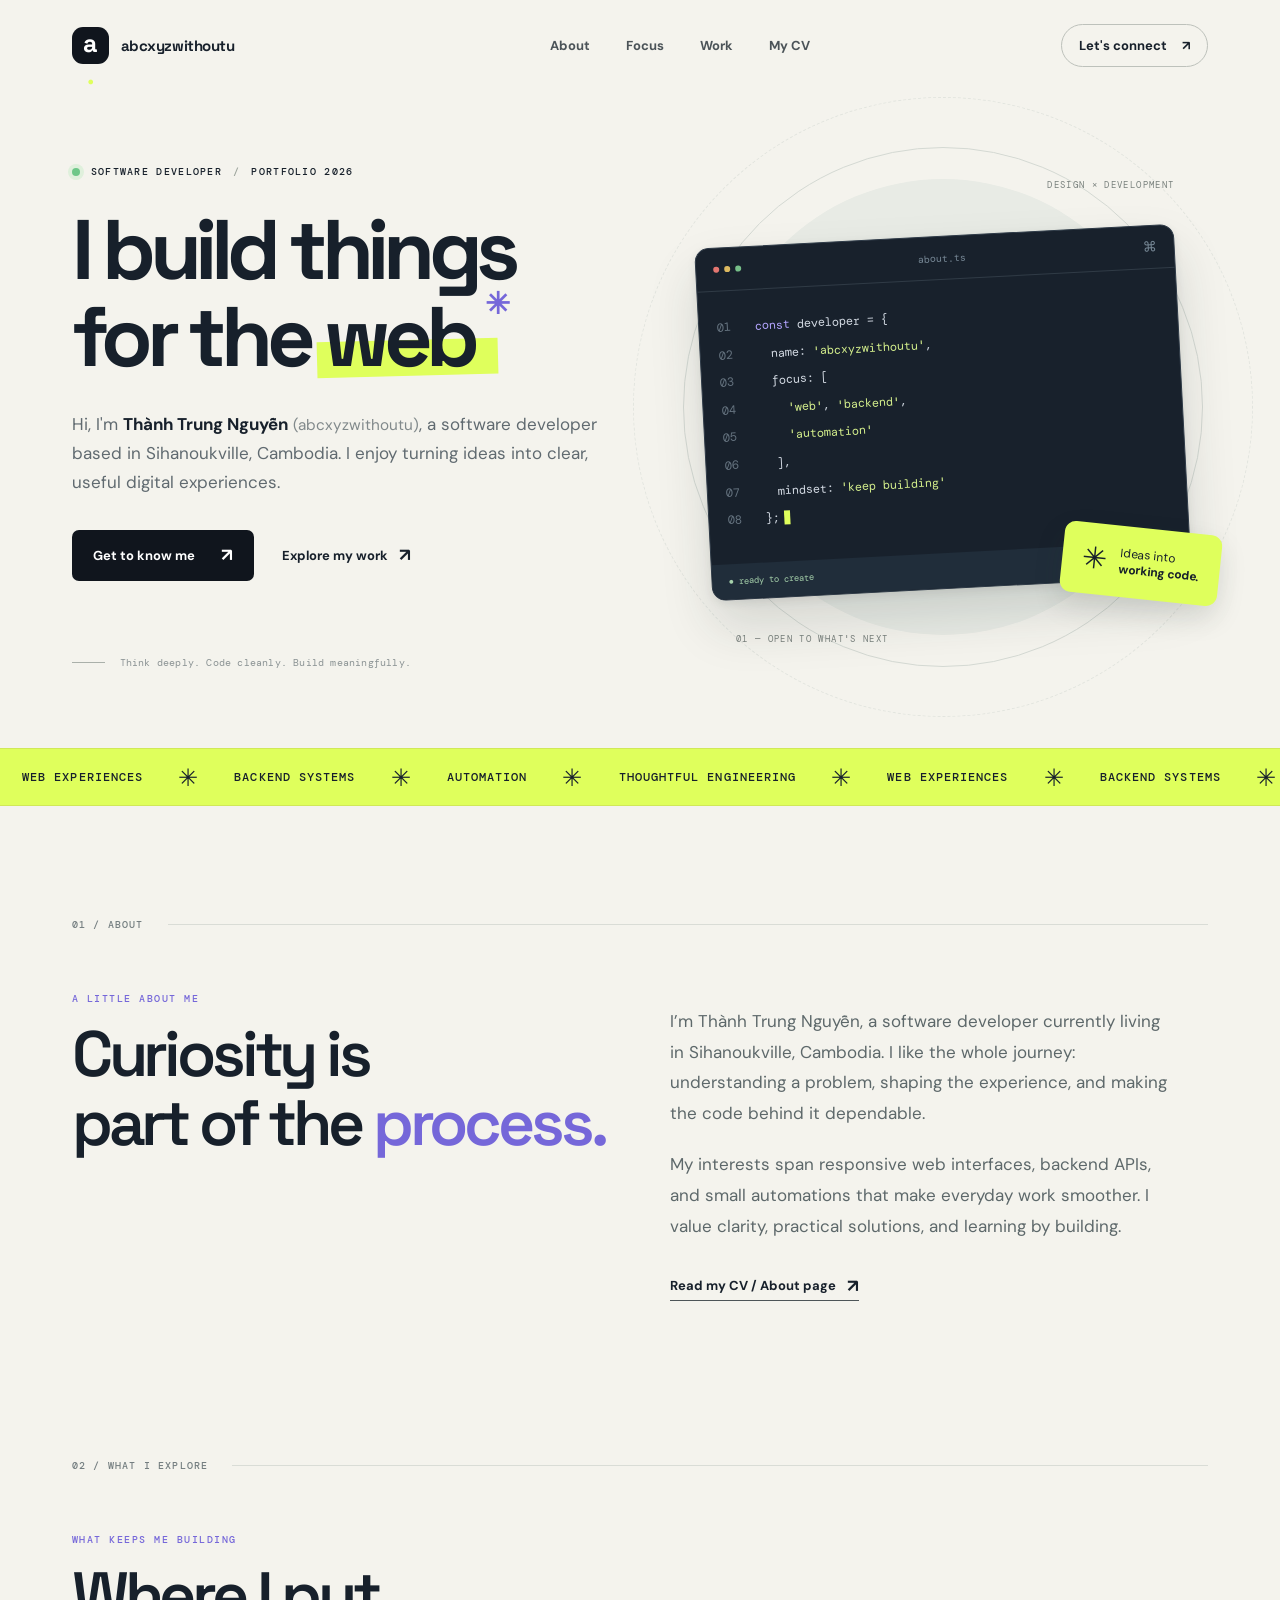
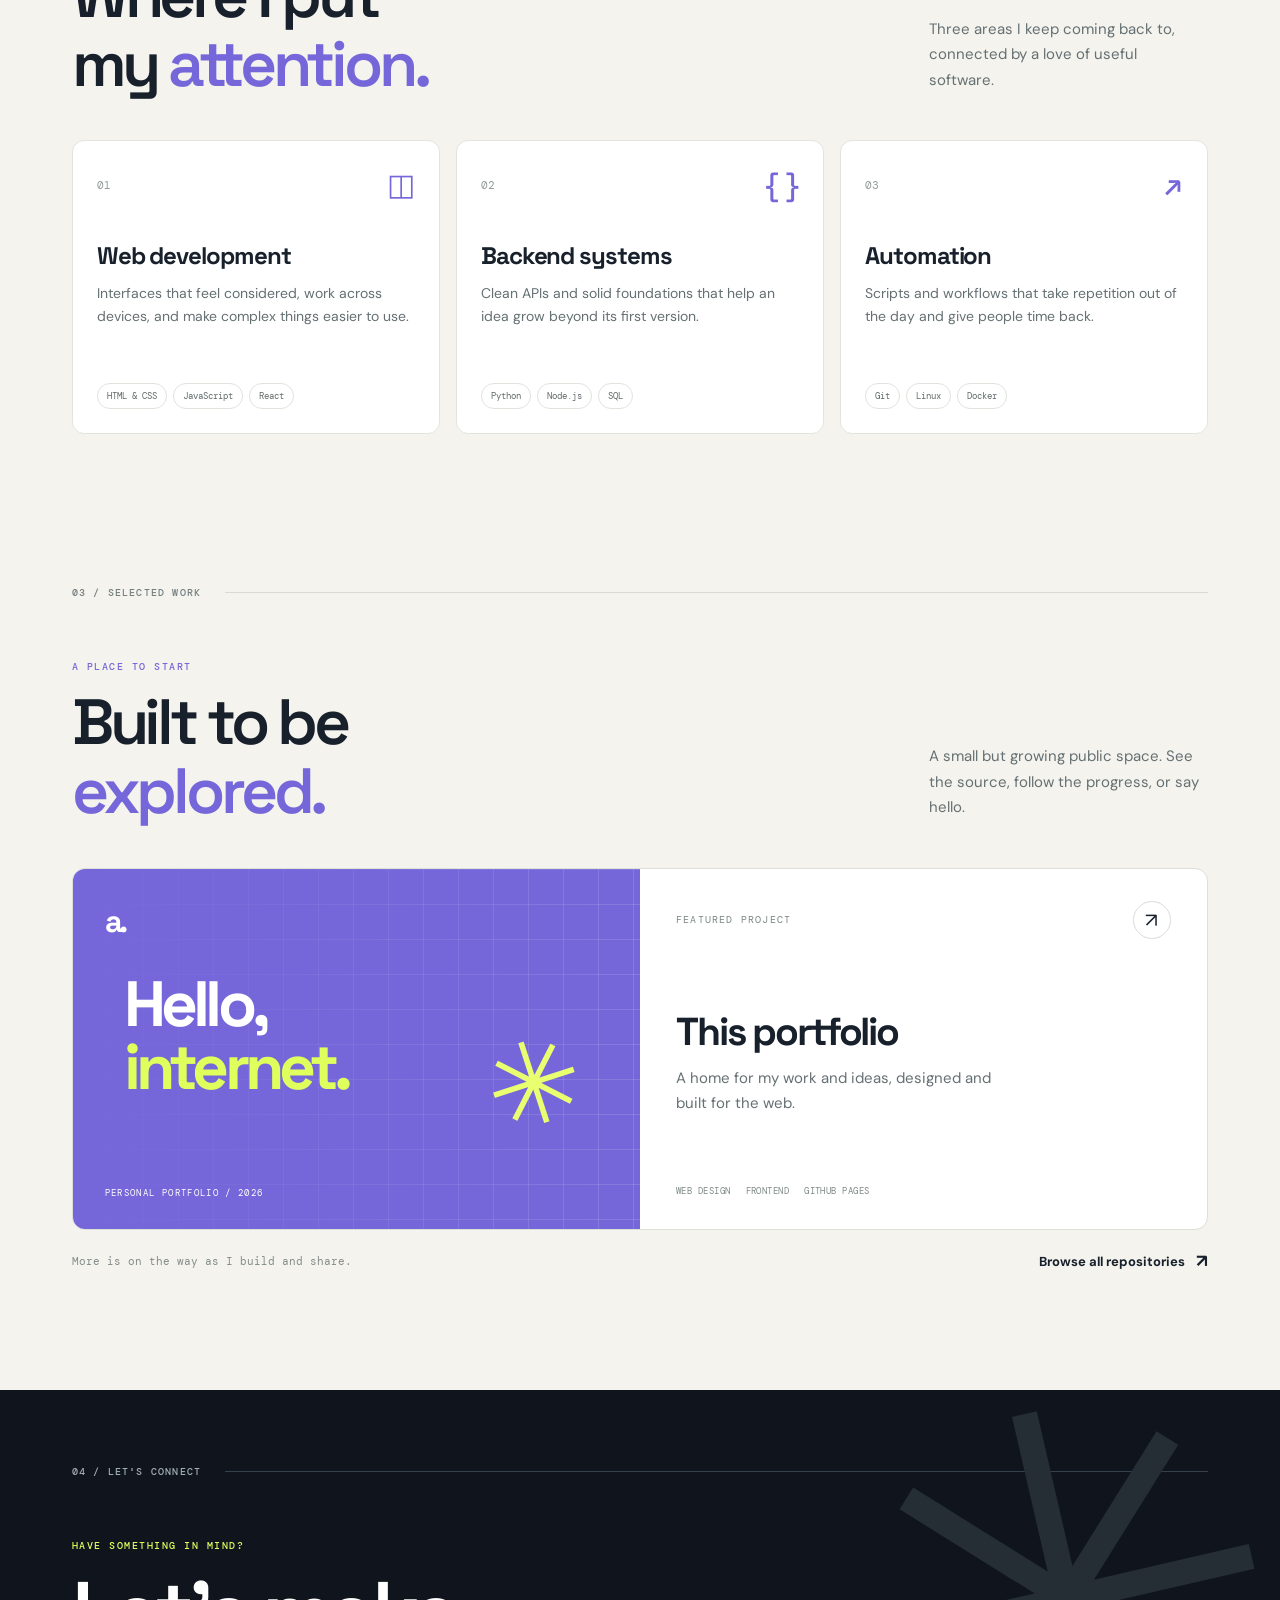
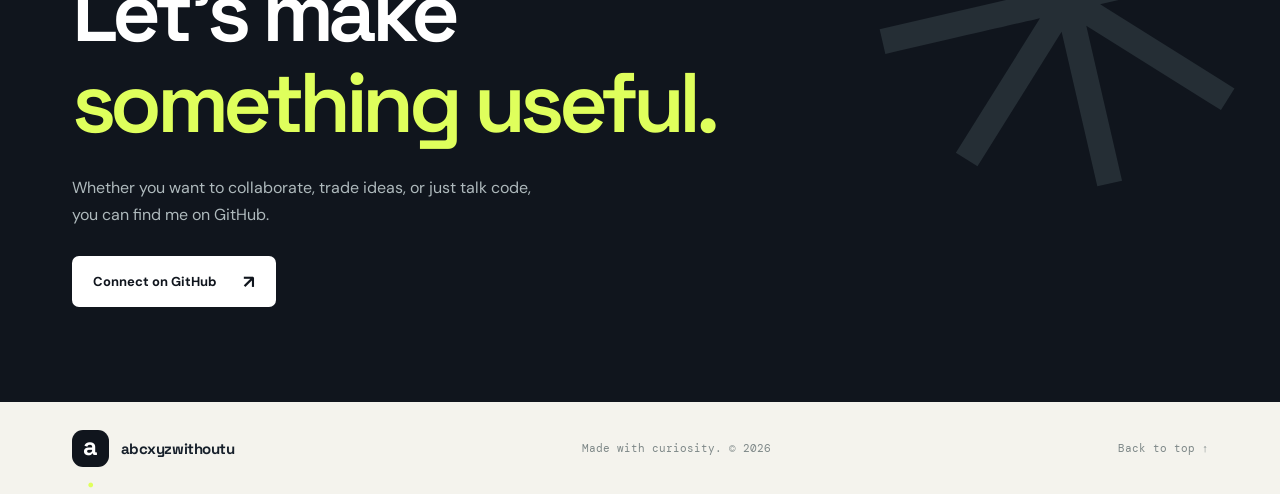
<file: index.html>
<!doctype html>
<html lang="en">
<head>
  <meta charset="utf-8">
  <meta name="viewport" content="width=device-width, initial-scale=1">
  <meta name="theme-color" content="#10151d">
  <meta name="description" content="Thành Trung Nguyễn is a software developer based in Sihanoukville, Cambodia, exploring web development, backend systems, and useful automation.">
  <meta property="og:type" content="website">
  <meta property="og:title" content="Thành Trung Nguyễn — Software Developer">
  <meta property="og:description" content="Thoughtful code. Useful digital experiences. Explore the work and connect on GitHub.">
  <meta property="og:url" content="https://abcxyzwithoutu.github.io/">
  <link rel="canonical" href="https://abcxyzwithoutu.github.io/">
  <link rel="icon" type="image/svg+xml" href="assets/favicon.svg">
  <link rel="preconnect" href="https://fonts.googleapis.com">
  <link rel="preconnect" href="https://fonts.gstatic.com" crossorigin>
  <link href="https://fonts.googleapis.com/css2?family=DM+Mono:wght@400;500&family=DM+Sans:wght@400;500;600;700&family=Space+Grotesk:wght@400;500;600;700&display=swap" rel="stylesheet">
  <link rel="stylesheet" href="styles.css">
  <title>Thành Trung Nguyễn — Software Developer</title>
</head>
<body>
  <a class="skip-link" href="#main">Skip to content</a>
  <div class="page-shell">
    <header class="site-header">
      <a class="brand" href="#top" aria-label="abcxyzwithoutu, back to top"><span class="brand-mark">a<span>.</span></span><span class="brand-name">abcxyzwithoutu</span></a>
      <nav class="desktop-nav" aria-label="Main navigation"><a href="#about">About</a><a href="#focus">Focus</a><a href="#work">Work</a><a href="cv.html">My CV</a></nav>
      <a class="header-contact" href="https://github.com/abcxyzwithoutu" target="_blank" rel="noopener noreferrer">Let's connect <span aria-hidden="true">↗</span></a>
      <button class="menu-toggle" type="button" aria-label="Open menu" aria-expanded="false" aria-controls="mobile-nav"><span></span><span></span></button>
    </header>
    <nav class="mobile-nav" id="mobile-nav" aria-label="Mobile navigation" hidden><a href="#about">About</a><a href="#focus">Focus</a><a href="#work">Work</a><a href="cv.html">My CV</a><a href="#contact">Contact</a></nav>
    <main id="main">
      <section class="hero" id="top" aria-labelledby="hero-title">
        <div class="hero-copy">
          <p class="eyebrow"><span class="status-dot" aria-hidden="true"></span> SOFTWARE DEVELOPER <span class="eyebrow-divider">/</span> PORTFOLIO 2026</p>
          <h1 id="hero-title">I build things<br>for the <span class="highlight">web<span class="asterisk">✳</span></span></h1>
          <p class="hero-description">Hi, I'm <strong>Thành Trung Nguyễn</strong> <span class="hero-handle">(abcxyzwithoutu)</span>, a software developer based in Sihanoukville, Cambodia. I enjoy turning ideas into clear, useful digital experiences.</p>
          <div class="hero-actions"><a class="button button-primary" href="cv.html">Get to know me <span aria-hidden="true">↗</span></a><a class="text-link" href="#work">Explore my work <span aria-hidden="true">↗</span></a></div>
          <div class="hero-footnote"><span class="line"></span><span>Think deeply. Code cleanly. Build meaningfully.</span></div>
        </div>
        <div class="hero-art" aria-label="Abstract developer workspace illustration" role="img">
          <div class="orbit orbit-one"></div><div class="orbit orbit-two"></div>
          <div class="art-label art-label-top">DESIGN × DEVELOPMENT</div>
          <div class="code-window">
            <div class="window-bar"><span class="window-dots"><i></i><i></i><i></i></span><span>about.ts</span><span class="window-symbol">⌘</span></div>
            <div class="code-lines"><span class="line-no">01</span><span class="code-purple">const</span> developer = {<br>
              <span class="line-no">02</span>&nbsp;&nbsp;name: <span class="code-green">'abcxyzwithoutu'</span>,<br>
              <span class="line-no">03</span>&nbsp;&nbsp;focus: [<br>
              <span class="line-no">04</span>&nbsp;&nbsp;&nbsp;&nbsp;<span class="code-green">'web'</span>, <span class="code-green">'backend'</span>,<br>
              <span class="line-no">05</span>&nbsp;&nbsp;&nbsp;&nbsp;<span class="code-green">'automation'</span><br>
              <span class="line-no">06</span>&nbsp;&nbsp;],<br>
              <span class="line-no">07</span>&nbsp;&nbsp;mindset: <span class="code-green">'keep building'</span><br>
              <span class="line-no">08</span>};<span class="cursor"></span>
            </div>
            <div class="window-footer"><span>● ready to create</span><span>UTF-8&nbsp;&nbsp; TypeScript</span></div>
          </div>
          <div class="floating-card"><span class="floating-icon">✳</span><span>Ideas into<br><strong>working code.</strong></span></div>
          <div class="art-label art-label-bottom">01 — OPEN TO WHAT'S NEXT</div>
        </div>
      </section>
      <div class="ticker" aria-label="Areas of interest"><div class="ticker-track"><span>WEB EXPERIENCES</span><b>✳</b><span>BACKEND SYSTEMS</span><b>✳</b><span>AUTOMATION</span><b>✳</b><span>THOUGHTFUL ENGINEERING</span><b>✳</b><span>WEB EXPERIENCES</span><b>✳</b><span>BACKEND SYSTEMS</span><b>✳</b></div></div>
      <section class="about section-wrap" id="about" aria-labelledby="about-title">
        <div class="section-label"><span>01 / ABOUT</span><span class="section-label-line"></span></div>
        <div class="about-grid"><div><p class="section-kicker">A LITTLE ABOUT ME</p><h2 id="about-title">Curiosity is<br>part of the <em>process.</em></h2></div><div class="about-body"><p>I’m Thành Trung Nguyễn, a software developer currently living in Sihanoukville, Cambodia. I like the whole journey: understanding a problem, shaping the experience, and making the code behind it dependable.</p><p>My interests span responsive web interfaces, backend APIs, and small automations that make everyday work smoother. I value clarity, practical solutions, and learning by building.</p><a class="inline-link" href="cv.html">Read my CV / About page <span aria-hidden="true">↗</span></a></div></div>
      </section>
      <section class="focus section-wrap" id="focus" aria-labelledby="focus-title">
        <div class="section-label"><span>02 / WHAT I EXPLORE</span><span class="section-label-line"></span></div>
        <div class="section-heading"><div><p class="section-kicker">WHAT KEEPS ME BUILDING</p><h2 id="focus-title">Where I put<br>my <em>attention.</em></h2></div><p>Three areas I keep coming back to, connected by a love of useful software.</p></div>
        <div class="focus-grid">
          <article class="focus-card"><div class="focus-top"><span>01</span><span class="card-symbol">◫</span></div><h3>Web development</h3><p>Interfaces that feel considered, work across devices, and make complex things easier to use.</p><div class="card-tags"><span>HTML &amp; CSS</span><span>JavaScript</span><span>React</span></div></article>
          <article class="focus-card"><div class="focus-top"><span>02</span><span class="card-symbol">{ }</span></div><h3>Backend systems</h3><p>Clean APIs and solid foundations that help an idea grow beyond its first version.</p><div class="card-tags"><span>Python</span><span>Node.js</span><span>SQL</span></div></article>
          <article class="focus-card"><div class="focus-top"><span>03</span><span class="card-symbol">↗</span></div><h3>Automation</h3><p>Scripts and workflows that take repetition out of the day and give people time back.</p><div class="card-tags"><span>Git</span><span>Linux</span><span>Docker</span></div></article>
        </div>
      </section>
      <section class="work section-wrap" id="work" aria-labelledby="work-title">
        <div class="section-label"><span>03 / SELECTED WORK</span><span class="section-label-line"></span></div>
        <div class="section-heading"><div><p class="section-kicker">A PLACE TO START</p><h2 id="work-title">Built to be<br><em>explored.</em></h2></div><p>A small but growing public space. See the source, follow the progress, or say hello.</p></div>
        <a class="project-card" href="https://github.com/abcxyzwithoutu/abcxyzwithoutu.github.io" target="_blank" rel="noopener noreferrer" aria-label="Explore the source of this portfolio on GitHub">
          <div class="project-preview"><div class="preview-grid"></div><span class="preview-mini-brand">a.</span><span class="preview-title">Hello,<br><i>internet.</i></span><span class="preview-caption">PERSONAL PORTFOLIO / 2026</span><span class="preview-star">✳</span></div>
          <div class="project-info"><div class="project-info-top"><span>FEATURED PROJECT</span><span class="project-arrow" aria-hidden="true">↗</span></div><div><h3>This portfolio</h3><p>A home for my work and ideas, designed and built for the web.</p></div><div class="project-meta"><span>WEB DESIGN</span><span>FRONTEND</span><span>GITHUB PAGES</span></div></div>
        </a>
        <div class="work-footer"><span>More is on the way as I build and share.</span><a class="inline-link" href="https://github.com/abcxyzwithoutu?tab=repositories" target="_blank" rel="noopener noreferrer">Browse all repositories <span aria-hidden="true">↗</span></a></div>
      </section>
      <section class="contact" id="contact" aria-labelledby="contact-title"><div class="contact-inner"><div class="section-label"><span>04 / LET'S CONNECT</span><span class="section-label-line"></span></div><p class="section-kicker">HAVE SOMETHING IN MIND?</p><h2 id="contact-title">Let's make<br><em>something useful.</em></h2><p>Whether you want to collaborate, trade ideas, or just talk code, you can find me on GitHub.</p><a class="button button-light" href="https://github.com/abcxyzwithoutu" target="_blank" rel="noopener noreferrer">Connect on GitHub <span aria-hidden="true">↗</span></a><span class="contact-decoration" aria-hidden="true">✳</span></div></section>
    </main>
    <footer class="site-footer"><a class="brand" href="#top"><span class="brand-mark">a<span>.</span></span><span class="brand-name">abcxyzwithoutu</span></a><span>Made with curiosity. © <span id="year">2026</span></span><a href="#top">Back to top ↑</a></footer>
  </div>
  <script src="script.js"></script>
</body>
</html>
</file>
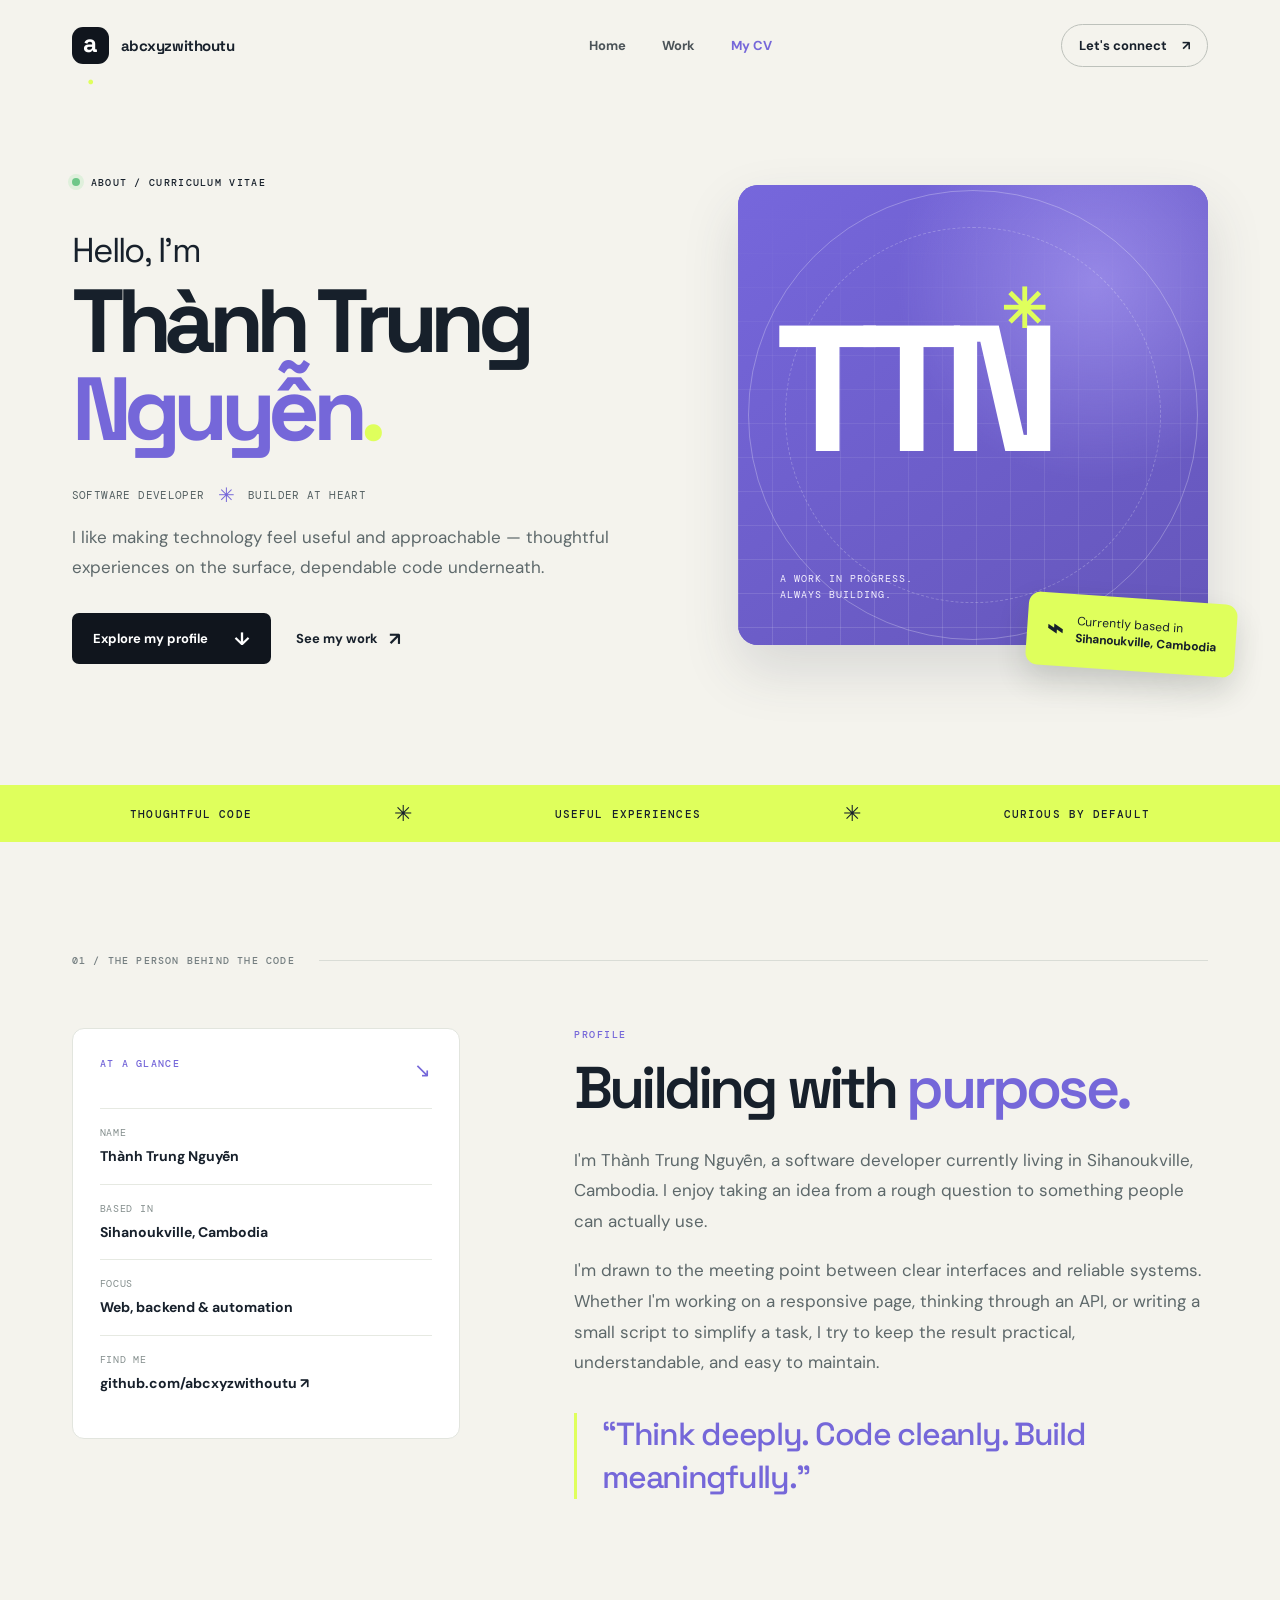
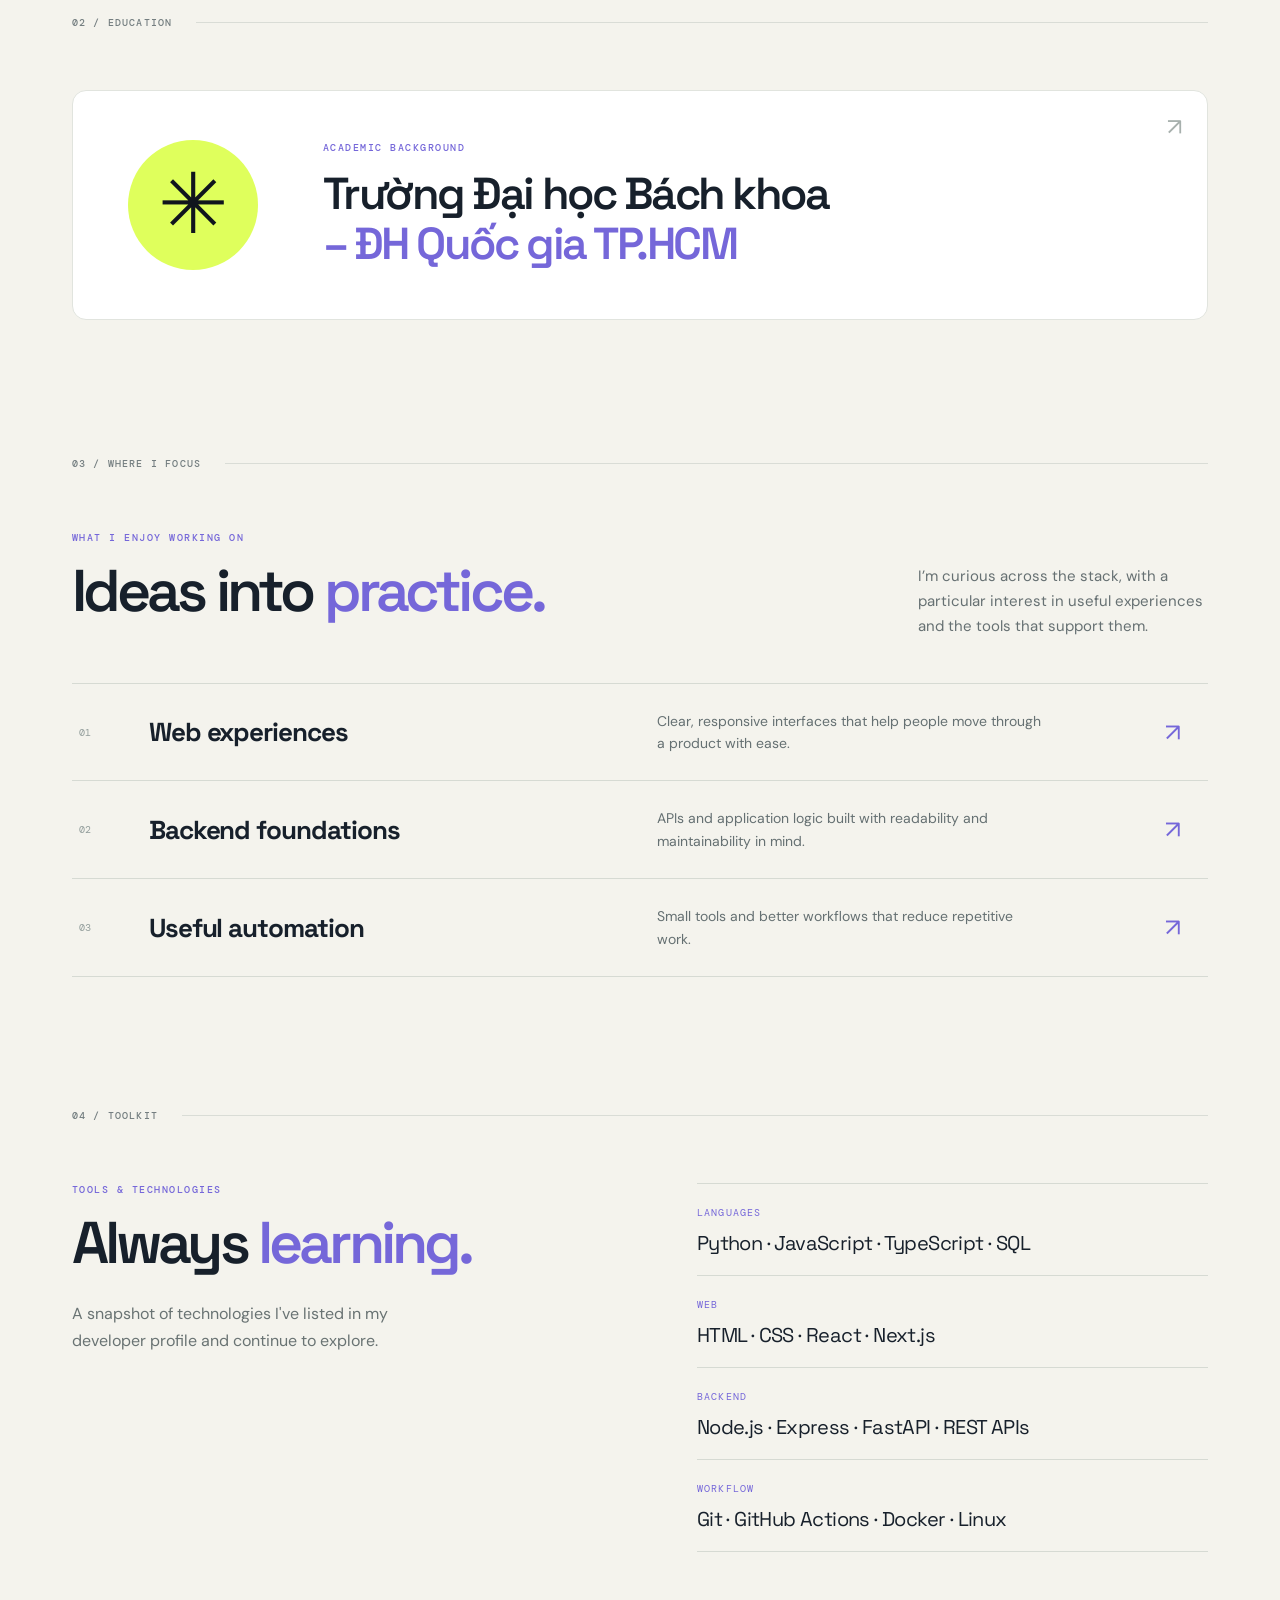
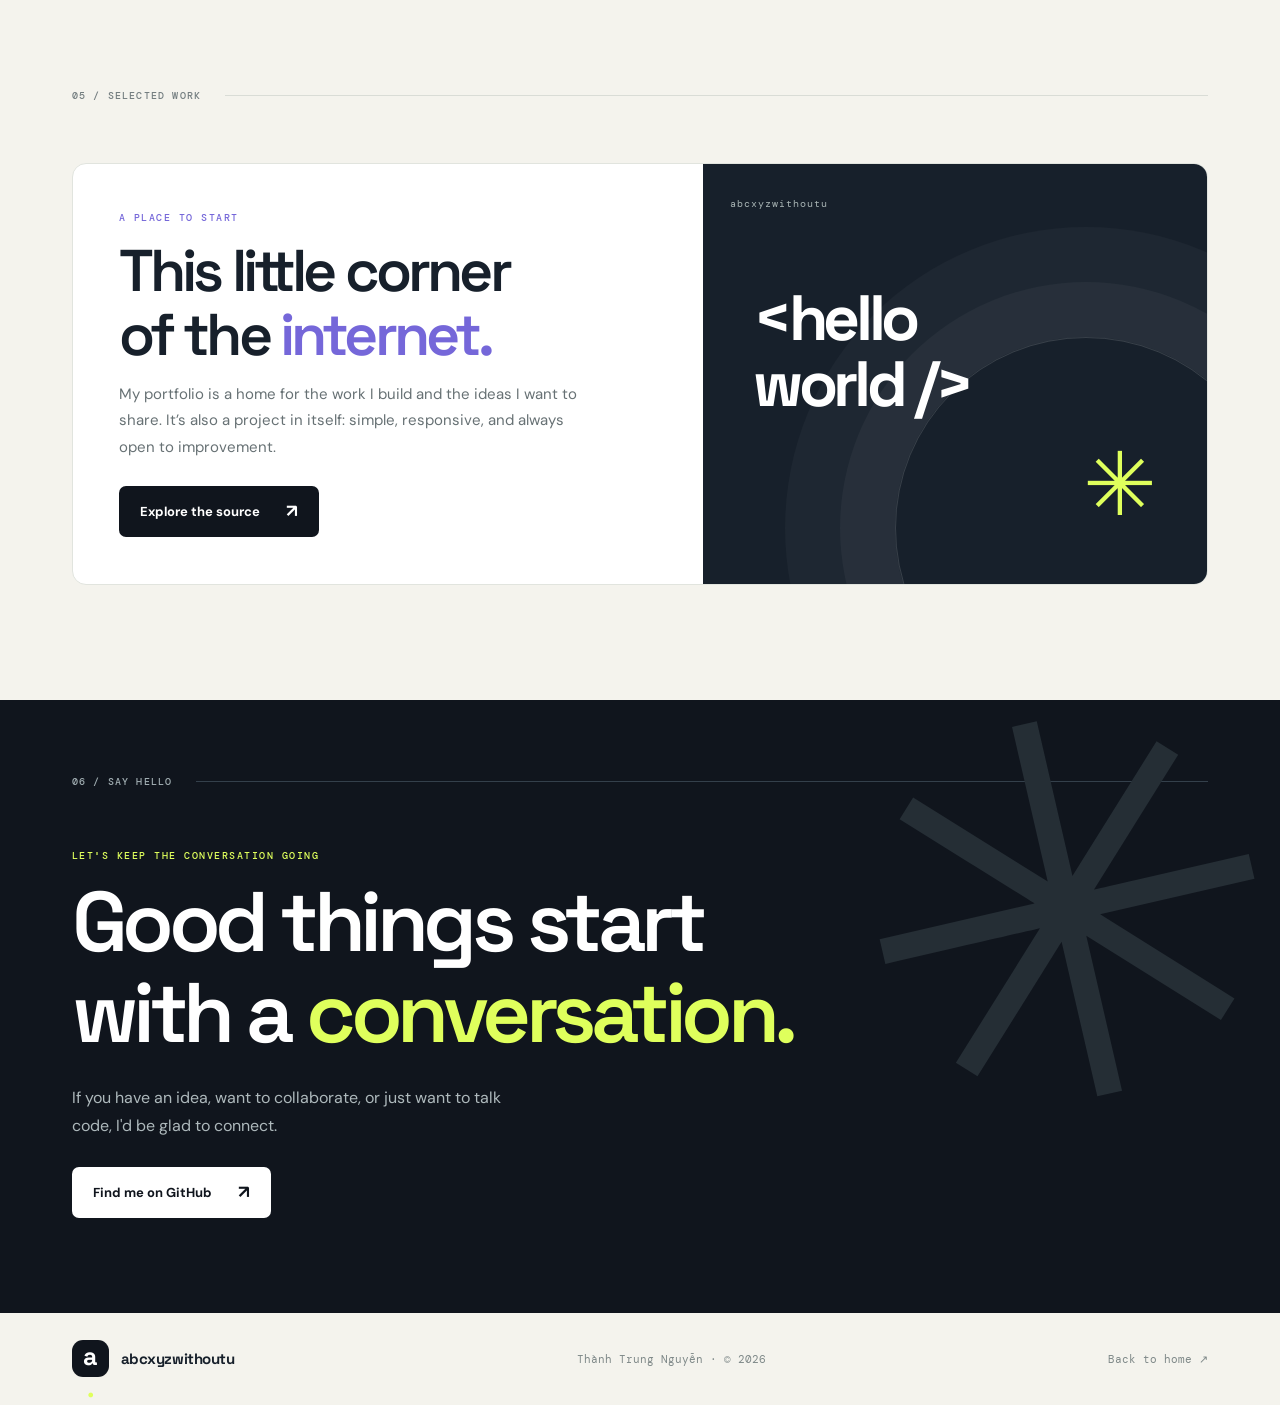
<file: cv.html>
<!doctype html>
<html lang="en">
<head>
  <meta charset="utf-8">
  <meta name="viewport" content="width=device-width, initial-scale=1">
  <meta name="theme-color" content="#10151d">
  <meta name="description" content="Meet Thành Trung Nguyễn, a software developer based in Sihanoukville, Cambodia. Explore his profile, focus areas, and work.">
  <meta property="og:type" content="profile">
  <meta property="og:title" content="About & CV — Thành Trung Nguyễn">
  <meta property="og:description" content="Software developer based in Sihanoukville, Cambodia. Web, backend, and automation.">
  <meta property="og:url" content="https://abcxyzwithoutu.github.io/cv.html">
  <link rel="canonical" href="https://abcxyzwithoutu.github.io/cv.html">
  <link rel="icon" type="image/svg+xml" href="assets/favicon.svg">
  <link rel="preconnect" href="https://fonts.googleapis.com">
  <link rel="preconnect" href="https://fonts.gstatic.com" crossorigin>
  <link href="https://fonts.googleapis.com/css2?family=DM+Mono:wght@400;500&family=DM+Sans:wght@400;500;600;700&family=Space+Grotesk:wght@400;500;600;700&display=swap" rel="stylesheet">
  <link rel="stylesheet" href="styles.css">
  <title>About & CV — Thành Trung Nguyễn</title>
</head>
<body class="cv-page">
  <a class="skip-link" href="#main">Skip to content</a>
  <div class="page-shell">
    <header class="site-header">
      <a class="brand" href="index.html" aria-label="abcxyzwithoutu, back to home"><span class="brand-mark">a<span>.</span></span><span class="brand-name">abcxyzwithoutu</span></a>
      <nav class="desktop-nav" aria-label="Main navigation"><a href="index.html">Home</a><a href="index.html#work">Work</a><a href="cv.html" aria-current="page">My CV</a></nav>
      <a class="header-contact" href="https://github.com/abcxyzwithoutu" target="_blank" rel="noopener noreferrer">Let's connect <span aria-hidden="true">↗</span></a>
      <button class="menu-toggle" type="button" aria-label="Open menu" aria-expanded="false" aria-controls="mobile-nav"><span></span><span></span></button>
    </header>
    <nav class="mobile-nav" id="mobile-nav" aria-label="Mobile navigation" hidden><a href="index.html">Home</a><a href="index.html#work">Work</a><a href="cv.html" aria-current="page">My CV</a><a href="https://github.com/abcxyzwithoutu" target="_blank" rel="noopener noreferrer">GitHub ↗</a></nav>
    <main id="main">
      <section class="cv-hero" aria-labelledby="cv-title">
        <div class="cv-hero-inner">
          <div class="cv-intro">
            <p class="eyebrow"><span class="status-dot" aria-hidden="true"></span> ABOUT / CURRICULUM VITAE</p>
            <p class="cv-greeting">Hello, I'm</p>
            <h1 id="cv-title">Thành Trung<br><span>Nguyễn<span class="cv-period">.</span></span></h1>
            <p class="cv-role">Software developer <span aria-hidden="true">✳</span> Builder at heart</p>
            <p class="cv-lead">I like making technology feel useful and approachable — thoughtful experiences on the surface, dependable code underneath.</p>
            <div class="cv-hero-actions"><a class="button button-primary" href="#profile">Explore my profile <span aria-hidden="true">↓</span></a><a class="text-link" href="index.html#work">See my work <span aria-hidden="true">↗</span></a></div>
          </div>
          <div class="cv-portrait" aria-label="Graphic portrait card for Thành Trung Nguyễn" role="img">
            <div class="cv-portrait-grid"></div>
            <span class="cv-portrait-orbit"></span>
            <span class="cv-portrait-monogram">TTN<span>✳</span></span>
            <span class="cv-portrait-note">A WORK IN PROGRESS.<br>ALWAYS BUILDING.</span>
            <div class="cv-location-card"><span class="cv-location-pin" aria-hidden="true">⌁</span><span>Currently based in<br><strong>Sihanoukville, Cambodia</strong></span></div>
          </div>
        </div>
      </section>
      <div class="cv-strip"><span>THOUGHTFUL CODE</span><b>✳</b><span>USEFUL EXPERIENCES</span><b>✳</b><span>CURIOUS BY DEFAULT</span></div>
      <section class="cv-content section-wrap" id="profile">
        <div class="section-label"><span>01 / THE PERSON BEHIND THE CODE</span><span class="section-label-line"></span></div>
        <div class="cv-content-grid">
          <aside class="cv-sidebar" aria-label="Quick details">
            <div class="cv-sidebar-heading">AT A GLANCE <span>↘</span></div>
            <dl>
              <div><dt>Name</dt><dd>Thành Trung Nguyễn</dd></div>
              <div><dt>Based in</dt><dd>Sihanoukville, Cambodia</dd></div>
              <div><dt>Focus</dt><dd>Web, backend &amp; automation</dd></div>
              <div><dt>Find me</dt><dd><a href="https://github.com/abcxyzwithoutu" target="_blank" rel="noopener noreferrer">github.com/abcxyzwithoutu ↗</a></dd></div>
            </dl>
          </aside>
          <div class="cv-main">
            <p class="section-kicker">PROFILE</p>
            <h2>Building with <em>purpose.</em></h2>
            <p>I'm Thành Trung Nguyễn, a software developer currently living in Sihanoukville, Cambodia. I enjoy taking an idea from a rough question to something people can actually use.</p>
            <p>I'm drawn to the meeting point between clear interfaces and reliable systems. Whether I'm working on a responsive page, thinking through an API, or writing a small script to simplify a task, I try to keep the result practical, understandable, and easy to maintain.</p>
            <blockquote>“Think deeply. Code cleanly. Build meaningfully.”</blockquote>
          </div>
        </div>
      </section>
      <section class="cv-education section-wrap" aria-labelledby="cv-education-title">
        <div class="section-label"><span>02 / EDUCATION</span><span class="section-label-line"></span></div>
        <div class="cv-education-card">
          <div class="cv-education-symbol" aria-hidden="true">✳</div>
          <div><p class="section-kicker">ACADEMIC BACKGROUND</p><h2 id="cv-education-title">Trường Đại học Bách khoa <br><em>– ĐH Quốc gia TP.HCM</em></h2></div>
          <span class="cv-education-corner" aria-hidden="true">↗</span>
        </div>
      </section>
      <section class="cv-expertise section-wrap" aria-labelledby="cv-expertise-title">
        <div class="section-label"><span>03 / WHERE I FOCUS</span><span class="section-label-line"></span></div>
        <div class="cv-section-title"><div><p class="section-kicker">WHAT I ENJOY WORKING ON</p><h2 id="cv-expertise-title">Ideas into <em>practice.</em></h2></div><p>I’m curious across the stack, with a particular interest in useful experiences and the tools that support them.</p></div>
        <div class="cv-expertise-list">
          <div class="cv-expertise-row"><span class="cv-row-number">01</span><h3>Web experiences</h3><p>Clear, responsive interfaces that help people move through a product with ease.</p><span class="cv-row-icon" aria-hidden="true">↗</span></div>
          <div class="cv-expertise-row"><span class="cv-row-number">02</span><h3>Backend foundations</h3><p>APIs and application logic built with readability and maintainability in mind.</p><span class="cv-row-icon" aria-hidden="true">↗</span></div>
          <div class="cv-expertise-row"><span class="cv-row-number">03</span><h3>Useful automation</h3><p>Small tools and better workflows that reduce repetitive work.</p><span class="cv-row-icon" aria-hidden="true">↗</span></div>
        </div>
      </section>
      <section class="cv-toolkit section-wrap" aria-labelledby="cv-toolkit-title">
        <div class="section-label"><span>04 / TOOLKIT</span><span class="section-label-line"></span></div>
        <div class="cv-toolkit-grid"><div><p class="section-kicker">TOOLS & TECHNOLOGIES</p><h2 id="cv-toolkit-title">Always <em>learning.</em></h2><p class="cv-toolkit-intro">A snapshot of technologies I've listed in my developer profile and continue to explore.</p></div><div class="cv-tool-list"><div><span>LANGUAGES</span><p>Python · JavaScript · TypeScript · SQL</p></div><div><span>WEB</span><p>HTML · CSS · React · Next.js</p></div><div><span>BACKEND</span><p>Node.js · Express · FastAPI · REST APIs</p></div><div><span>WORKFLOW</span><p>Git · GitHub Actions · Docker · Linux</p></div></div></div>
      </section>
      <section class="cv-project section-wrap" aria-labelledby="cv-project-title">
        <div class="section-label"><span>05 / SELECTED WORK</span><span class="section-label-line"></span></div>
        <div class="cv-project-panel"><div><p class="section-kicker">A PLACE TO START</p><h2 id="cv-project-title">This little corner<br>of the <em>internet.</em></h2><p>My portfolio is a home for the work I build and the ideas I want to share. It’s also a project in itself: simple, responsive, and always open to improvement.</p><a class="button button-primary" href="https://github.com/abcxyzwithoutu/abcxyzwithoutu.github.io" target="_blank" rel="noopener noreferrer">Explore the source <span aria-hidden="true">↗</span></a></div><div class="cv-project-art" aria-hidden="true"><span>abcxyzwithoutu</span><strong>&lt;hello<br>world /&gt;</strong><i>✳</i></div></div>
      </section>
      <section class="contact" id="contact" aria-labelledby="contact-title"><div class="contact-inner"><div class="section-label"><span>06 / SAY HELLO</span><span class="section-label-line"></span></div><p class="section-kicker">LET'S KEEP THE CONVERSATION GOING</p><h2 id="contact-title">Good things start<br>with a <em>conversation.</em></h2><p>If you have an idea, want to collaborate, or just want to talk code, I'd be glad to connect.</p><a class="button button-light" href="https://github.com/abcxyzwithoutu" target="_blank" rel="noopener noreferrer">Find me on GitHub <span aria-hidden="true">↗</span></a><span class="contact-decoration" aria-hidden="true">✳</span></div></section>
    </main>
    <footer class="site-footer"><a class="brand" href="index.html"><span class="brand-mark">a<span>.</span></span><span class="brand-name">abcxyzwithoutu</span></a><span>Thành Trung Nguyễn · © <span id="year">2026</span></span><a href="index.html">Back to home ↗</a></footer>
  </div>
  <script src="script.js"></script>
</body>
</html>
</file>
<file: styles.css>
:root{--bg:#f4f3ed;--ink:#17202b;--muted:#626a70;--line:#d9dcd6;--lime:#dfff5c;--violet:#7567d9;--dark:#10151d;--sans:'DM Sans',sans-serif;--display:'Space Grotesk',sans-serif;--mono:'DM Mono',monospace}
*{box-sizing:border-box}html{scroll-behavior:smooth}body{margin:0;background:var(--bg);color:var(--ink);font-family:var(--sans);-webkit-font-smoothing:antialiased}a{color:inherit;text-decoration:none}button{font:inherit}::selection{background:var(--lime);color:var(--dark)}.skip-link{position:absolute;top:-80px;left:20px;background:var(--lime);padding:12px 18px;z-index:20}.skip-link:focus{top:12px}.page-shell{overflow:hidden}
.site-header,.site-footer{max-width:1440px;margin:auto;padding:0 5.6%;display:flex;align-items:center;justify-content:space-between}.site-header{height:90px;position:relative;z-index:10}.brand{display:inline-flex;gap:12px;align-items:center;font-family:var(--display);font-weight:700;white-space:nowrap}.brand-mark{display:grid;place-items:center;width:37px;height:37px;border-radius:11px;background:var(--dark);color:white;font-size:25px;letter-spacing:-3px;padding-right:3px}.brand-mark span{color:var(--lime)}.brand-name{font-size:15px;letter-spacing:-.03em}.desktop-nav{display:flex;gap:36px;margin-left:65px}.desktop-nav a,.header-contact{font-size:13px;font-weight:700}.desktop-nav a{color:#4b5358;transition:color .2s}.desktop-nav a:hover,.text-link:hover,.inline-link:hover{color:var(--violet)}.header-contact{padding:12px 17px;border:1px solid #bdc1bb;border-radius:100px;transition:background .2s,color .2s,border-color .2s}.header-contact:hover{background:var(--dark);border-color:var(--dark);color:#fff}.header-contact span{margin-left:12px}.menu-toggle,.mobile-nav{display:none}
.hero{max-width:1440px;min-height:658px;margin:auto;padding:62px 5.6% 76px;display:grid;grid-template-columns:1.05fr .95fr;align-items:center;gap:20px}.hero-copy{position:relative;z-index:2}.eyebrow,.section-kicker,.section-label,.art-label,.project-info-top,.project-meta,.preview-caption,.focus-top,.card-tags,.work-footer,.site-footer,.hero-footnote{font-family:var(--mono)}.eyebrow{display:flex;align-items:center;gap:11px;font-size:10px;letter-spacing:.13em;font-weight:500}.status-dot{width:8px;height:8px;background:#6ec788;border-radius:50%;box-shadow:0 0 0 4px #dff0dc}.eyebrow-divider{color:#9ba39b}.hero h1{font-family:var(--display);font-size:clamp(64px,6.6vw,104px);line-height:1.03;letter-spacing:-.075em;margin:29px 0;font-weight:700;white-space:nowrap}.highlight{position:relative;display:inline-block;z-index:0}.highlight:before{content:'';position:absolute;left:-7px;right:-5px;bottom:6px;height:41%;background:var(--lime);z-index:-1;transform:rotate(-1.5deg)}.asterisk{font-size:.36em;color:var(--violet);vertical-align:top;display:inline-block;transform:translate(11px,-6px)}.hero-description{font-size:17px;line-height:1.7;color:#606a70;max-width:530px;margin:0}.hero-description strong{color:var(--ink)}.hero-actions{display:flex;align-items:center;gap:28px;margin-top:33px}.button{display:inline-flex;align-items:center;justify-content:space-between;gap:26px;border-radius:7px;padding:17px 21px;font-size:13px;font-weight:700;transition:transform .2s,background .2s}.button:hover{transform:translateY(-3px)}.button-primary{background:var(--dark);color:#fff}.button-primary:hover{background:#303a46}.button span,.text-link span,.inline-link span{font-size:18px;line-height:0}.text-link,.inline-link{font-size:13px;font-weight:700;display:inline-flex;align-items:center;gap:11px;transition:color .2s}.hero-footnote{display:flex;align-items:center;gap:15px;color:#8b9394;font-size:10px;letter-spacing:.02em;margin-top:75px}.hero-footnote .line{width:33px;height:1px;background:#aab0aa}
.hero-art{height:520px;position:relative;display:grid;place-items:center}.hero-art:before{content:'';position:absolute;width:456px;height:456px;border-radius:50%;background:#e8ebe5;left:50%;top:49%;transform:translate(-50%,-50%)}.orbit{position:absolute;border:1px solid #d4d9d3;border-radius:50%;left:50%;top:49%;transform:translate(-50%,-50%)}.orbit-one{width:520px;height:520px}.orbit-two{width:620px;height:620px;border-style:dashed;opacity:.55}.art-label{position:absolute;font-size:9px;letter-spacing:.15em;color:#79817d;z-index:1}.art-label-top{top:27px;right:34px}.art-label-bottom{bottom:27px;left:58px}.code-window{position:relative;z-index:2;width:min(100%,480px);border-radius:14px;background:#18212c;box-shadow:0 26px 50px #24302e26,0 3px 8px #24302e16;transform:rotate(-3deg);overflow:hidden;border:1px solid #2e3a47}.window-bar{height:43px;border-bottom:1px solid #303b46;display:flex;align-items:center;justify-content:space-between;color:#778896;font-family:var(--mono);font-size:10px;padding:0 17px}.window-dots{display:flex;gap:5px}.window-dots i{width:6px;height:6px;border-radius:50%;background:#6a7781}.window-dots i:first-child{background:#e37670}.window-dots i:nth-child(2){background:#dcb960}.window-dots i:last-child{background:#76bf88}.window-symbol{font-size:14px}.code-lines{font-family:var(--mono);font-size:12px;line-height:2.3;color:#d4dbe4;padding:23px 18px 29px;white-space:nowrap}.line-no{color:#667480;display:inline-block;width:38px}.code-purple{color:#b4a5ff}.code-green{color:#d4ef8c}.cursor{display:inline-block;width:6px;height:14px;margin-left:5px;background:var(--lime);vertical-align:-3px;animation:blink 1s step-end infinite}@keyframes blink{50%{opacity:0}}.window-footer{height:35px;background:#202d3a;color:#8295a0;font-family:var(--mono);font-size:9px;padding:0 16px;display:flex;justify-content:space-between;align-items:center}.window-footer span:first-child{color:#a6d1ab}.floating-card{position:absolute;z-index:3;right:-12px;bottom:74px;background:var(--lime);border-radius:11px;padding:15px 20px;box-shadow:0 12px 28px #28352a22;display:flex;align-items:center;gap:12px;font-size:12px;line-height:1.35;transform:rotate(6deg)}.floating-icon{font-size:30px}
.ticker{background:var(--lime);border-top:1px solid #d0e858;border-bottom:1px solid #d0e858;overflow:hidden}.ticker-track{height:56px;min-width:max-content;display:flex;align-items:center;justify-content:space-around;gap:35px;padding:0 22px;animation:marquee 35s linear infinite;font-family:var(--mono);font-size:12px;font-weight:500;letter-spacing:.09em}.ticker b{font-size:24px;font-weight:400}@keyframes marquee{to{transform:translateX(-30%)}}
.section-wrap{max-width:1440px;margin:auto;padding:112px 5.6%}.section-label{display:flex;align-items:center;gap:24px;color:#747e80;font-size:10px;letter-spacing:.12em;font-weight:500;margin-bottom:61px}.section-label-line{height:1px;background:var(--line);flex:1}.section-kicker{font-size:10px;letter-spacing:.15em;color:#7567d9;font-weight:500;margin:0 0 15px}.section-wrap h2,.contact h2{font-family:var(--display);font-size:clamp(46px,5vw,74px);letter-spacing:-.065em;line-height:1.08;margin:0;font-weight:600}.section-wrap h2 em,.contact h2 em{font-style:normal;color:var(--violet)}.about-grid{display:grid;grid-template-columns:1fr 1fr;gap:60px}.about-body{padding-top:14px;max-width:505px}.about-body p{color:#5d686a;font-size:17px;line-height:1.8;margin:0 0 21px}.about-body .inline-link{margin-top:15px;border-bottom:1px solid #4d5558;padding-bottom:6px}
.focus{padding-top:46px}.section-heading{display:flex;justify-content:space-between;align-items:end;gap:40px;margin-bottom:41px}.section-heading>p{font-size:15px;line-height:1.7;color:#657073;max-width:275px;margin:0 4px 6px}.focus-grid{display:grid;grid-template-columns:repeat(3,1fr);gap:16px}.focus-card{min-height:294px;background:#fff;border:1px solid #e2e5de;border-radius:12px;padding:24px;display:flex;flex-direction:column;transition:transform .25s,box-shadow .25s}.focus-card:hover{transform:translateY(-5px);box-shadow:0 16px 35px #202c2512}.focus-top{display:flex;justify-content:space-between;align-items:center;color:#929b9b;font-size:11px}.card-symbol{font-family:var(--display);color:var(--violet);font-size:30px;font-weight:500}.focus-card h3{font-family:var(--display);font-size:24px;letter-spacing:-.045em;margin:36px 0 11px}.focus-card p{color:#657072;line-height:1.65;font-size:14px;margin:0}.card-tags{display:flex;flex-wrap:wrap;gap:6px;margin-top:auto;padding-top:24px}.card-tags span{border:1px solid #e0e4dd;border-radius:100px;padding:6px 9px;font-size:9px;color:#606a69}
.work{padding-top:40px;padding-bottom:120px}.project-card{display:grid;grid-template-columns:1fr 1fr;min-height:360px;border:1px solid #dce0d8;border-radius:13px;overflow:hidden;background:#fff;transition:box-shadow .25s,transform .25s}.project-card:hover{box-shadow:0 20px 45px #202c2518;transform:translateY(-4px)}.project-preview{position:relative;overflow:hidden;background:#7567d9;color:#fff;padding:32px;min-height:360px}.preview-grid{position:absolute;inset:0;background-image:linear-gradient(#ffffff22 1px,transparent 1px),linear-gradient(90deg,#ffffff22 1px,transparent 1px);background-size:35px 35px;mask-image:linear-gradient(to right,transparent,#000)}.preview-mini-brand{position:relative;font-family:var(--display);font-weight:700;font-size:31px;letter-spacing:-.12em}.preview-title{position:absolute;left:9%;top:29%;font-family:var(--display);font-size:clamp(44px,5vw,72px);font-weight:700;letter-spacing:-.075em;line-height:.99}.preview-title i{font-style:normal;color:var(--lime)}.preview-caption{position:absolute;bottom:30px;left:32px;font-size:9px;letter-spacing:.15em}.preview-star{position:absolute;right:10%;bottom:19%;font-size:115px;color:#e9ff6f;transform:rotate(-18deg)}.project-info{padding:32px 36px;display:flex;flex-direction:column;justify-content:space-between}.project-info-top{display:flex;justify-content:space-between;align-items:center;font-size:10px;letter-spacing:.12em;color:#7a8686}.project-arrow{width:38px;height:38px;border-radius:50%;border:1px solid #d9ded7;display:grid;place-items:center;color:var(--ink);font-family:var(--sans);font-size:20px;transition:background .2s}.project-card:hover .project-arrow{background:var(--lime)}.project-info h3{font-family:var(--display);font-size:39px;letter-spacing:-.055em;margin:0 0 10px}.project-info p{font-size:15px;color:#667072;line-height:1.7;max-width:315px;margin:0}.project-meta{display:flex;flex-wrap:wrap;gap:15px;font-size:9px;color:#7f8a87;letter-spacing:.05em}.work-footer{display:flex;justify-content:space-between;align-items:center;padding-top:23px;color:#838d8a;font-size:11px}.work-footer .inline-link{font-family:var(--sans);font-size:13px;color:var(--ink)}
.contact{background:var(--dark);color:#fff;overflow:hidden}.contact-inner{position:relative;max-width:1440px;margin:auto;padding:75px 5.6% 95px}.contact .section-label{color:#a1aeb2}.contact .section-label-line{background:#34404b}.contact .section-kicker{color:var(--lime)}.contact h2{position:relative;z-index:1;font-size:clamp(55px,6.6vw,92px)}.contact h2 em{color:var(--lime)}.contact p:not(.section-kicker){position:relative;z-index:1;color:#aeb9bc;font-size:16px;line-height:1.7;max-width:470px;margin:25px 0 28px}.button-light{position:relative;z-index:1;background:#fff;color:var(--dark)}.button-light:hover{background:var(--lime)}.contact-decoration{position:absolute;color:#252e35;font-size:520px;right:-8px;top:-39px;line-height:1;transform:rotate(-13deg);pointer-events:none}.site-footer{min-height:92px;gap:20px}.site-footer>span,.site-footer>a:last-child{font-size:11px;color:#7e8888}.site-footer>a:last-child:hover{color:var(--violet)}
@media(max-width:1100px){.hero h1{font-size:clamp(56px,6.3vw,82px)}.hero-art{transform:scale(.88);transform-origin:center}.floating-card{right:-30px}.code-lines{font-size:11px}}
@media(max-width:800px){.site-header{height:72px}.desktop-nav,.header-contact{display:none}.menu-toggle{display:flex;width:42px;height:42px;align-items:center;justify-content:center;flex-direction:column;gap:5px;background:var(--dark);border:0;border-radius:8px;cursor:pointer}.menu-toggle span{height:2px;width:18px;background:#fff}.mobile-nav:not([hidden]){display:flex;position:absolute;top:72px;left:0;right:0;z-index:9;background:var(--bg);padding:18px 5.6% 28px;flex-direction:column;gap:20px;box-shadow:0 18px 25px #1a243319}.mobile-nav a{font-weight:700}.hero{grid-template-columns:1fr;min-height:0;padding-top:60px;padding-bottom:36px}.hero h1{font-size:clamp(59px,10vw,85px)}.hero-footnote{margin-top:48px}.hero-art{height:470px;transform:scale(.9)}.about-grid{gap:30px}.section-wrap{padding-top:83px;padding-bottom:83px}.focus,.work{padding-top:30px}.focus-grid{gap:10px}.focus-card{padding:20px}.focus-card h3{font-size:21px}.project-preview{min-height:330px}.project-card{min-height:330px}.project-info{padding:26px}.preview-title{font-size:clamp(40px,6vw,60px)}.site-footer .brand-name{display:none}}
@media(max-width:620px){.site-header,.site-footer{padding-left:6%;padding-right:6%}.hero{padding:50px 6% 24px}.hero h1{font-size:clamp(48px,12.5vw,73px);white-space:normal}.hero-description{font-size:16px}.hero-actions{gap:18px;flex-wrap:wrap}.hero-art{height:380px;transform:scale(.75);margin:-28px 0 -45px}.art-label-top{top:7px}.art-label-bottom{bottom:5px}.code-window{min-width:400px}.floating-card{right:-30px;bottom:35px}.ticker-track{height:50px;font-size:10px}.section-wrap{padding:73px 6%}.section-label{margin-bottom:40px}.section-wrap h2,.contact h2{font-size:clamp(44px,11vw,64px)}.about-grid{grid-template-columns:1fr;gap:23px}.about-body{padding-top:0}.about-body p{font-size:16px}.section-heading{display:block;margin-bottom:28px}.section-heading>p{margin-top:23px;max-width:360px}.focus-grid{grid-template-columns:1fr}.focus-card{min-height:225px}.focus-card h3{margin-top:24px}.project-card{grid-template-columns:1fr}.project-preview{min-height:265px}.preview-title{top:25%;font-size:59px}.preview-star{font-size:90px}.project-info{min-height:262px}.project-info h3{font-size:34px}.work-footer{align-items:flex-start;flex-direction:column;gap:15px;line-height:1.6}.contact-inner{padding:70px 6% 80px}.contact-decoration{font-size:340px;right:-100px;top:95px}.contact p:not(.section-kicker){font-size:15px}.site-footer{min-height:82px}.site-footer>span{font-size:10px}.site-footer>a:last-child{font-size:10px}}
@media(prefers-reduced-motion:reduce){html{scroll-behavior:auto}.ticker-track,.cursor{animation:none}.button,.focus-card,.project-card{transition:none}}
.hero-handle{color:#81898b;font-size:.9em}.desktop-nav [aria-current="page"]{color:var(--violet)}
.cv-hero{max-width:1440px;margin:auto;padding:60px 5.6% 105px}.cv-hero-inner{display:grid;grid-template-columns:1.1fr .9fr;align-items:center;gap:8%;min-height:530px}.cv-greeting{font-family:var(--display);font-size:clamp(23px,2.7vw,38px);letter-spacing:-.045em;margin:39px 0 5px}.cv-intro h1{font-family:var(--display);font-size:clamp(70px,7vw,108px);line-height:.99;letter-spacing:-.085em;margin:0;font-weight:700}.cv-intro h1>span{color:var(--violet)}.cv-period{color:var(--lime)}.cv-role{display:flex;align-items:center;gap:13px;margin:28px 0 15px;font-family:var(--mono);font-size:11px;letter-spacing:.035em;text-transform:uppercase;color:#556163}.cv-role span{color:var(--violet);font-size:20px}.cv-lead{color:#5e696b;font-size:17px;line-height:1.75;max-width:560px;margin:0}.cv-hero-actions{display:flex;align-items:center;gap:25px;margin-top:31px}
.cv-portrait{position:relative;min-height:460px;border-radius:20px;background:#7567d9;overflow:visible;box-shadow:0 25px 55px #353b5026;isolation:isolate}.cv-portrait:before{content:'';position:absolute;inset:0;border-radius:20px;background:radial-gradient(circle at 76% 21%,#b8aafc88,transparent 39%),linear-gradient(145deg,#7667dc,#6556ba);z-index:-2}.cv-portrait-grid{position:absolute;inset:0;border-radius:20px;overflow:hidden;background-image:linear-gradient(#ffffff22 1px,transparent 1px),linear-gradient(90deg,#ffffff22 1px,transparent 1px);background-size:34px 34px;mask-image:linear-gradient(to bottom,transparent,#000)}.cv-portrait-orbit{position:absolute;width:450px;height:450px;border:1px solid #ffffff44;border-radius:50%;top:50%;left:50%;transform:translate(-50%,-50%)}.cv-portrait-orbit:after{content:'';position:absolute;inset:36px;border:1px dashed #ffffff3a;border-radius:50%}.cv-portrait-monogram{position:absolute;left:8%;top:25%;font-family:var(--display);font-size:clamp(110px,14vw,190px);font-weight:700;letter-spacing:-.12em;color:#fff;line-height:1}.cv-portrait-monogram span{position:absolute;color:var(--lime);font-size:.3em;right:-.1em;top:-.32em;letter-spacing:0}.cv-portrait-note{position:absolute;left:9%;bottom:42px;font-family:var(--mono);color:#f5f1ff;font-size:10px;line-height:1.6;letter-spacing:.1em}.cv-location-card{position:absolute;right:-28px;bottom:-26px;display:flex;align-items:center;gap:13px;background:var(--lime);border-radius:12px;padding:16px 19px;box-shadow:0 14px 30px #25302529;font-size:12px;line-height:1.45;transform:rotate(4deg)}.cv-location-pin{font-size:28px;font-weight:700}
.cv-strip{display:flex;align-items:center;justify-content:space-around;gap:25px;min-height:57px;padding:10px 5.6%;background:var(--lime);font-family:var(--mono);font-size:11px;font-weight:500;letter-spacing:.1em;white-space:nowrap}.cv-strip b{font-size:22px;font-weight:400}.cv-content-grid{display:grid;grid-template-columns:.38fr .62fr;gap:10%}.cv-sidebar{background:#fff;border:1px solid #e2e5de;border-radius:12px;padding:28px 27px;height:max-content}.cv-sidebar-heading{display:flex;justify-content:space-between;color:var(--violet);font-family:var(--mono);font-size:10px;letter-spacing:.13em;font-weight:500;margin-bottom:25px}.cv-sidebar-heading span{font-size:20px}.cv-sidebar dl{margin:0}.cv-sidebar dl>div{padding:17px 0;border-top:1px solid #e6e9e2}.cv-sidebar dt{font-family:var(--mono);font-size:10px;color:#858f8e;letter-spacing:.07em;text-transform:uppercase;margin-bottom:8px}.cv-sidebar dd{margin:0;font-size:14px;font-weight:700;line-height:1.4;overflow-wrap:anywhere}.cv-sidebar dd a:hover{color:var(--violet)}.cv-main h2,.cv-section-title h2,.cv-toolkit h2,.cv-project h2{font-family:var(--display);font-size:clamp(43px,4.6vw,68px);letter-spacing:-.065em;line-height:1.08;margin:0 0 25px;font-weight:600}.cv-main h2 em,.cv-section-title h2 em,.cv-toolkit h2 em,.cv-project h2 em{font-style:normal;color:var(--violet)}.cv-main>p:not(.section-kicker){color:#5d686a;font-size:17px;line-height:1.8;margin:0 0 19px}.cv-main blockquote{font-family:var(--display);font-size:clamp(22px,2.5vw,32px);font-weight:500;letter-spacing:-.04em;line-height:1.35;color:var(--violet);border-left:3px solid var(--lime);margin:35px 0 0;padding-left:25px}
.cv-expertise{padding-top:25px}.cv-section-title{display:flex;justify-content:space-between;align-items:end;gap:35px;margin-bottom:35px}.cv-section-title>p{max-width:290px;color:#667072;line-height:1.65;font-size:15px;margin:0 0 9px}.cv-expertise-list{border-top:1px solid #d6dad3}.cv-expertise-row{display:grid;grid-template-columns:50px 1fr 1fr 36px;align-items:center;gap:20px;padding:26px 7px;border-bottom:1px solid #d6dad3}.cv-row-number{font-family:var(--mono);font-size:10px;color:#929d9b}.cv-expertise-row h3{font-family:var(--display);font-size:26px;letter-spacing:-.04em;margin:0}.cv-expertise-row p{color:#657072;font-size:14px;line-height:1.6;max-width:390px;margin:0}.cv-row-icon{color:var(--violet);font-size:25px}
.cv-toolkit{padding-top:20px}.cv-toolkit-grid{display:grid;grid-template-columns:1fr 1fr;gap:10%}.cv-toolkit-intro{color:#697373;font-size:16px;line-height:1.7;max-width:380px;margin:0}.cv-tool-list{border-top:1px solid #d6dad3}.cv-tool-list>div{padding:16px 0 18px;border-bottom:1px solid #d6dad3}.cv-tool-list span{font-family:var(--mono);color:var(--violet);font-size:10px;letter-spacing:.12em}.cv-tool-list p{font-family:var(--display);font-size:20px;line-height:1.4;letter-spacing:-.03em;margin:8px 0 0}
.cv-project{padding-top:25px;padding-bottom:115px}.cv-project-panel{display:grid;grid-template-columns:1fr .8fr;overflow:hidden;background:#fff;border:1px solid #e1e4de;border-radius:14px}.cv-project-panel>div:first-child{padding:47px 46px;display:flex;flex-direction:column;align-items:flex-start;justify-content:center}.cv-project-panel h2{margin-bottom:15px}.cv-project-panel p:not(.section-kicker){font-size:15px;color:#677174;line-height:1.75;max-width:465px;margin:0 0 26px}.cv-project-art{min-height:360px;position:relative;background:#17202b;color:#fff;overflow:hidden;padding:27px}.cv-project-art:before{content:'';position:absolute;width:380px;height:380px;border:1px solid #ffffff24;border-radius:50%;right:-70px;bottom:-135px;box-shadow:0 0 0 55px #ffffff0a,0 0 0 110px #ffffff08}.cv-project-art>span{font-family:var(--mono);font-size:10px;letter-spacing:.1em;color:#a9b5b5}.cv-project-art strong{position:absolute;left:10%;top:29%;font-family:var(--display);font-size:clamp(48px,5vw,76px);letter-spacing:-.07em;line-height:1.03}.cv-project-art i{position:absolute;right:10%;bottom:10%;font-style:normal;font-size:88px;color:var(--lime)}
@media(max-width:900px){.cv-hero-inner{gap:5%}.cv-intro h1{font-size:clamp(60px,7vw,85px)}.cv-portrait{min-height:390px}.cv-portrait-monogram{font-size:110px}.cv-content-grid{gap:6%}.cv-expertise-row{grid-template-columns:35px 1fr 1fr 25px}.cv-expertise-row h3{font-size:22px}}
@media(max-width:680px){.cv-hero{padding:45px 6% 70px}.cv-hero-inner{grid-template-columns:1fr;gap:65px}.cv-greeting{font-size:27px;margin-top:34px}.cv-intro h1{font-size:clamp(62px,14vw,89px)}.cv-role{font-size:10px;flex-wrap:wrap}.cv-lead{font-size:16px}.cv-hero-actions{gap:18px;flex-wrap:wrap}.cv-portrait{min-height:360px;margin-right:15px}.cv-portrait-monogram{font-size:clamp(120px,31vw,180px)}.cv-location-card{right:-16px;bottom:-25px}.cv-strip{gap:17px;overflow:hidden;justify-content:flex-start;font-size:10px}.cv-content-grid,.cv-toolkit-grid,.cv-project-panel{grid-template-columns:1fr;gap:35px}.cv-content .section-label{margin-bottom:34px}.cv-sidebar{order:2}.cv-main{order:1}.cv-main>p:not(.section-kicker){font-size:16px}.cv-section-title{display:block}.cv-section-title>p{margin:20px 0 0}.cv-expertise-row{grid-template-columns:27px 1fr 20px;gap:12px;align-items:start}.cv-expertise-row h3{font-size:23px}.cv-expertise-row p{grid-column:2;grid-row:2}.cv-row-icon{grid-column:3;grid-row:1}.cv-toolkit-grid{gap:30px}.cv-project-panel>div:first-child{padding:33px 27px}.cv-project-art{min-height:280px}.cv-project-art strong{font-size:58px}.cv-project-art i{font-size:65px}}
.cv-education{padding-top:5px}.cv-education-card{position:relative;display:grid;grid-template-columns:155px 1fr;align-items:center;gap:40px;min-height:230px;background:#fff;border:1px solid #e1e4de;border-radius:14px;padding:32px 55px;overflow:hidden}.cv-education-symbol{display:grid;place-items:center;width:130px;height:130px;border-radius:50%;background:var(--lime);font-size:84px;line-height:1;color:var(--dark)}.cv-education-card h2{font-family:var(--display);font-size:clamp(30px,3.5vw,50px);letter-spacing:-.055em;line-height:1.13;margin:0;font-weight:600}.cv-education-card h2 em{font-style:normal;color:var(--violet)}.cv-education-corner{position:absolute;right:25px;top:20px;color:#a7b0ad;font-size:24px}
@media(max-width:680px){.cv-education{padding-top:0}.cv-education-card{grid-template-columns:1fr;gap:25px;min-height:0;padding:28px}.cv-education-symbol{width:78px;height:78px;font-size:52px}.cv-education-card h2{font-size:clamp(28px,8vw,40px)}.cv-education-card h2 br{display:none}}
</file>
